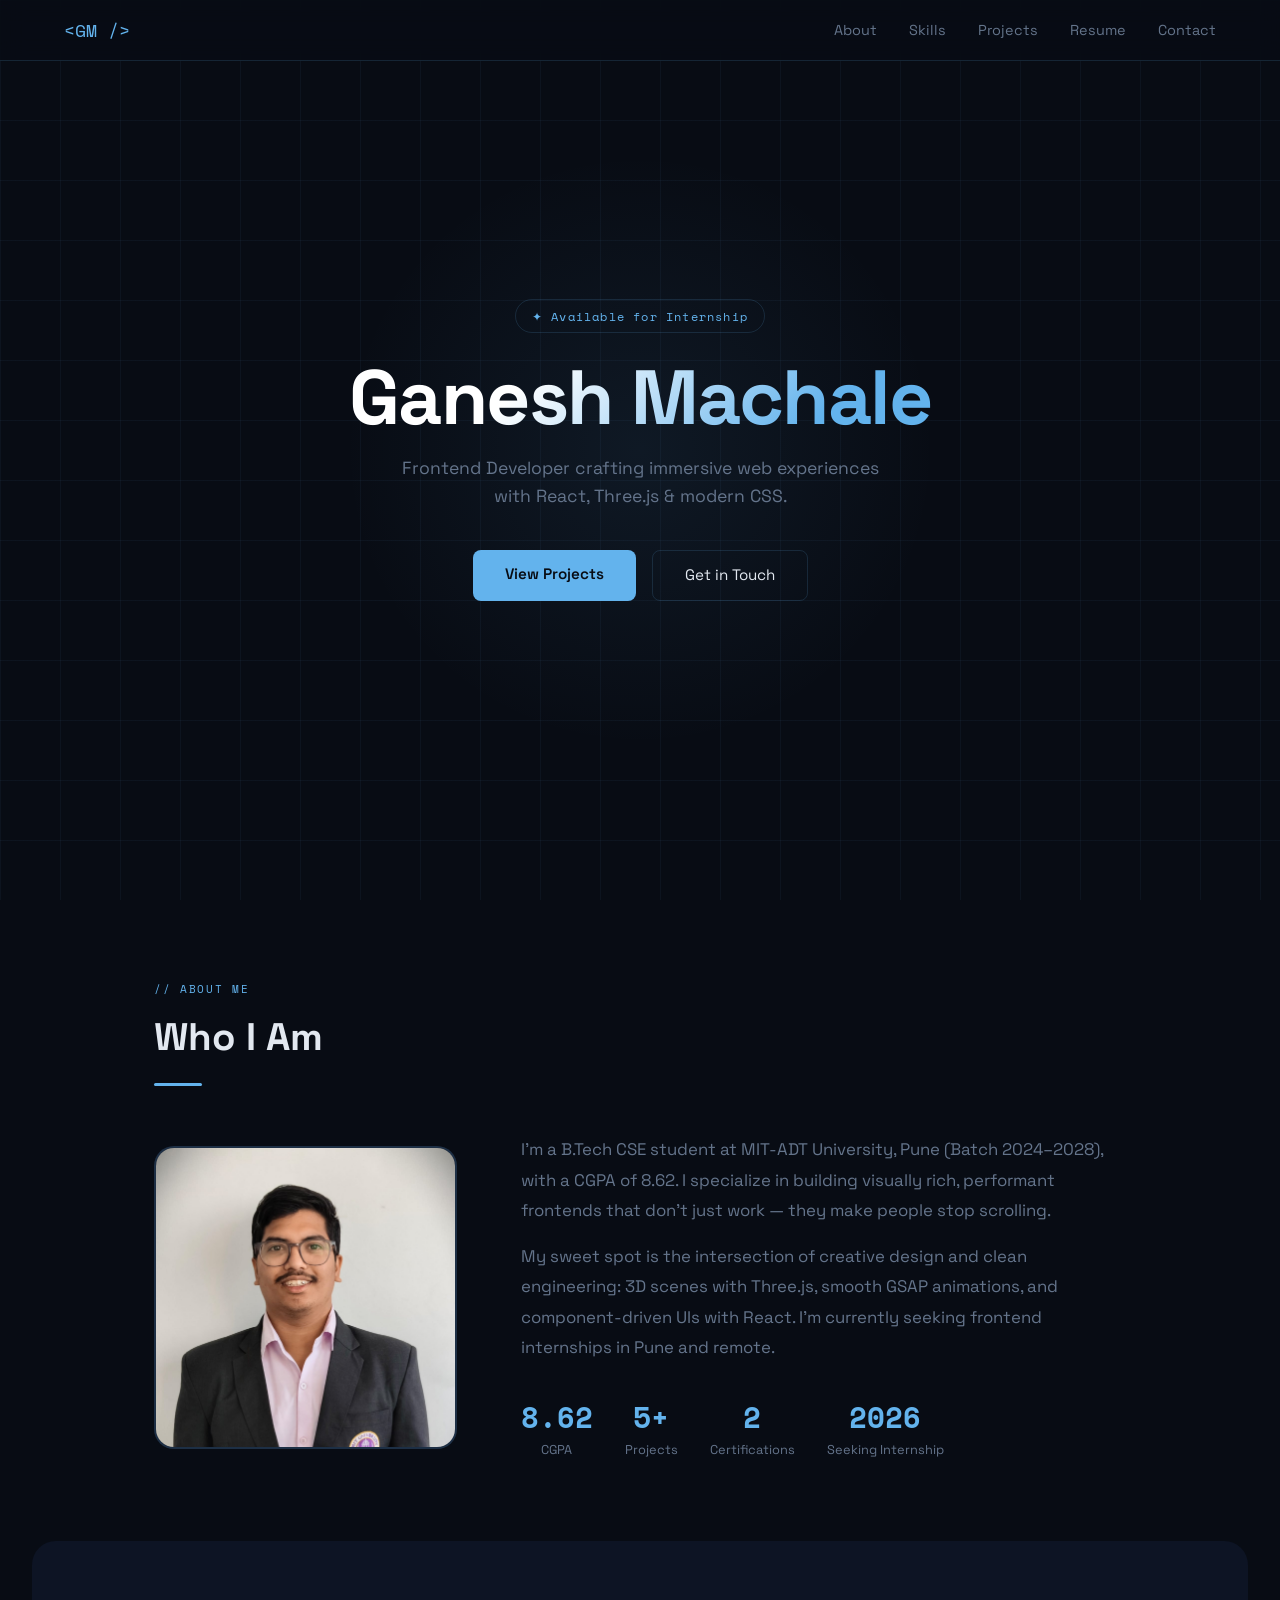
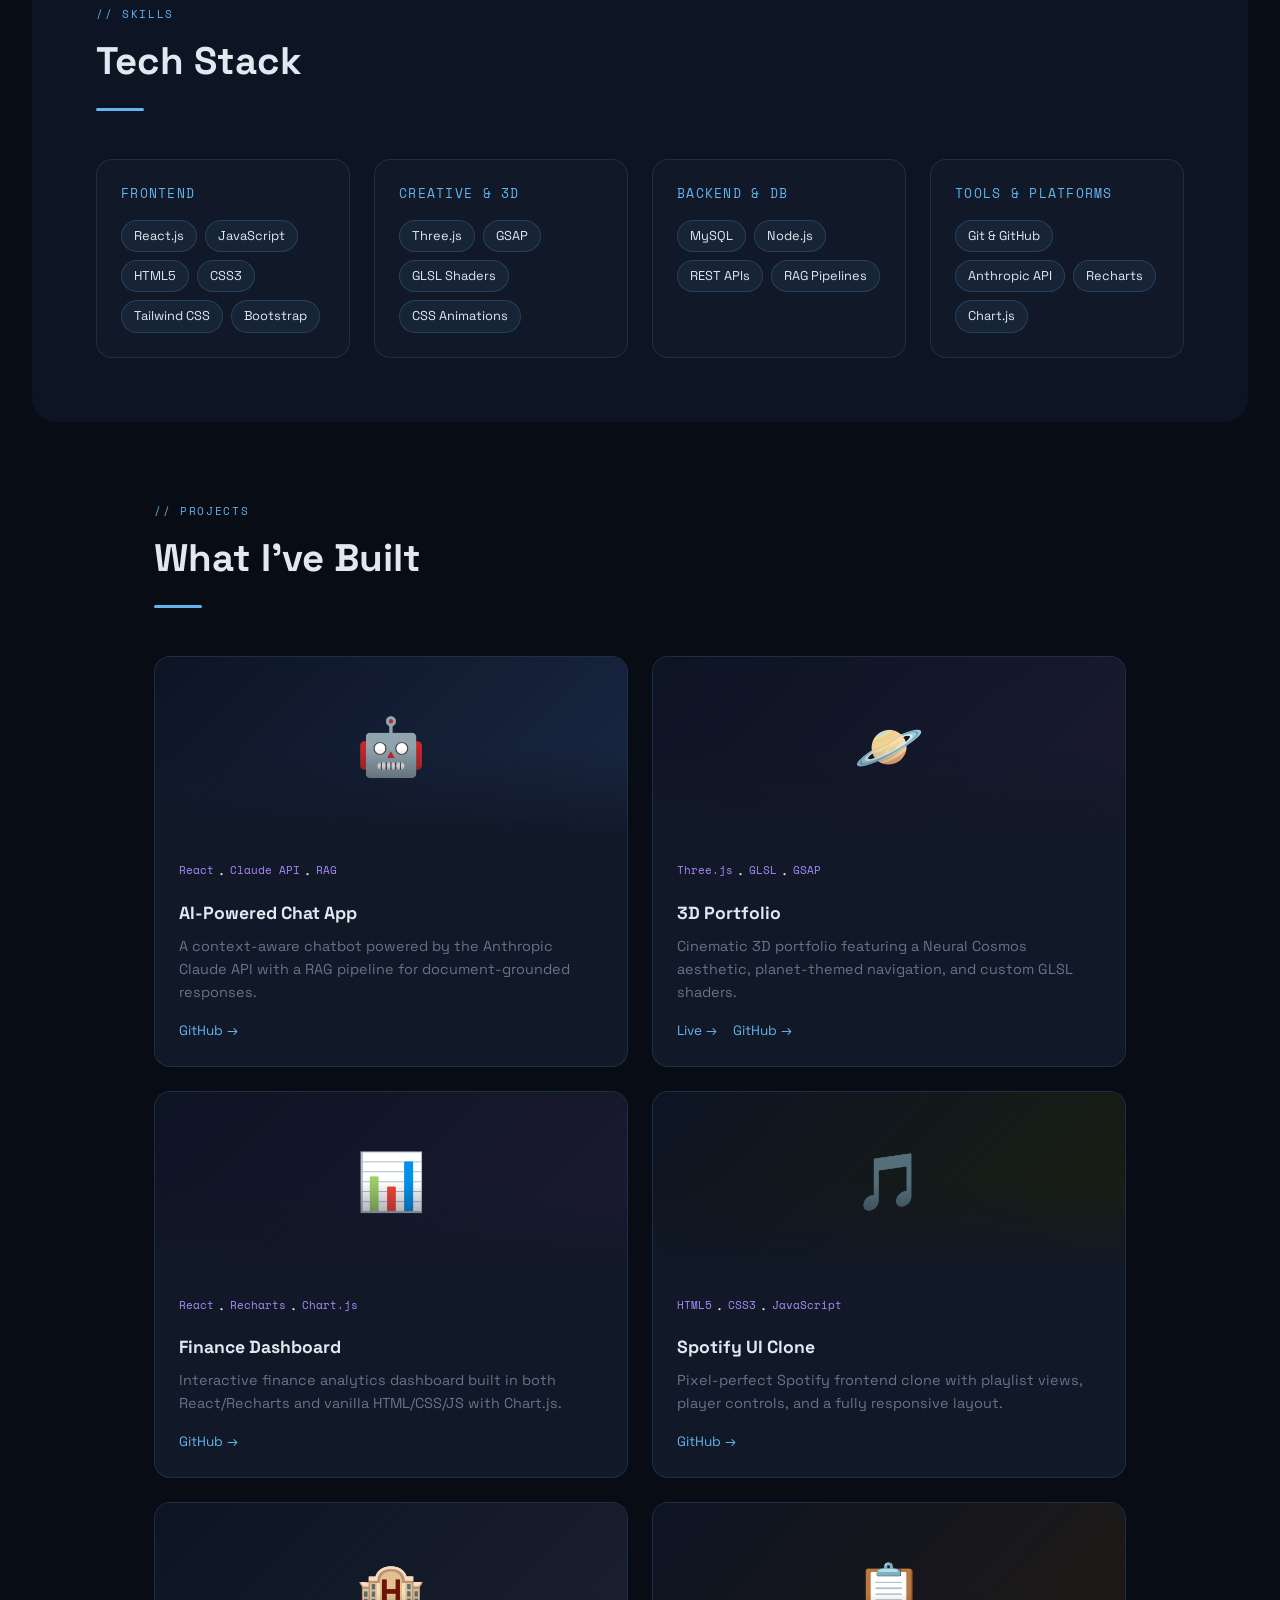
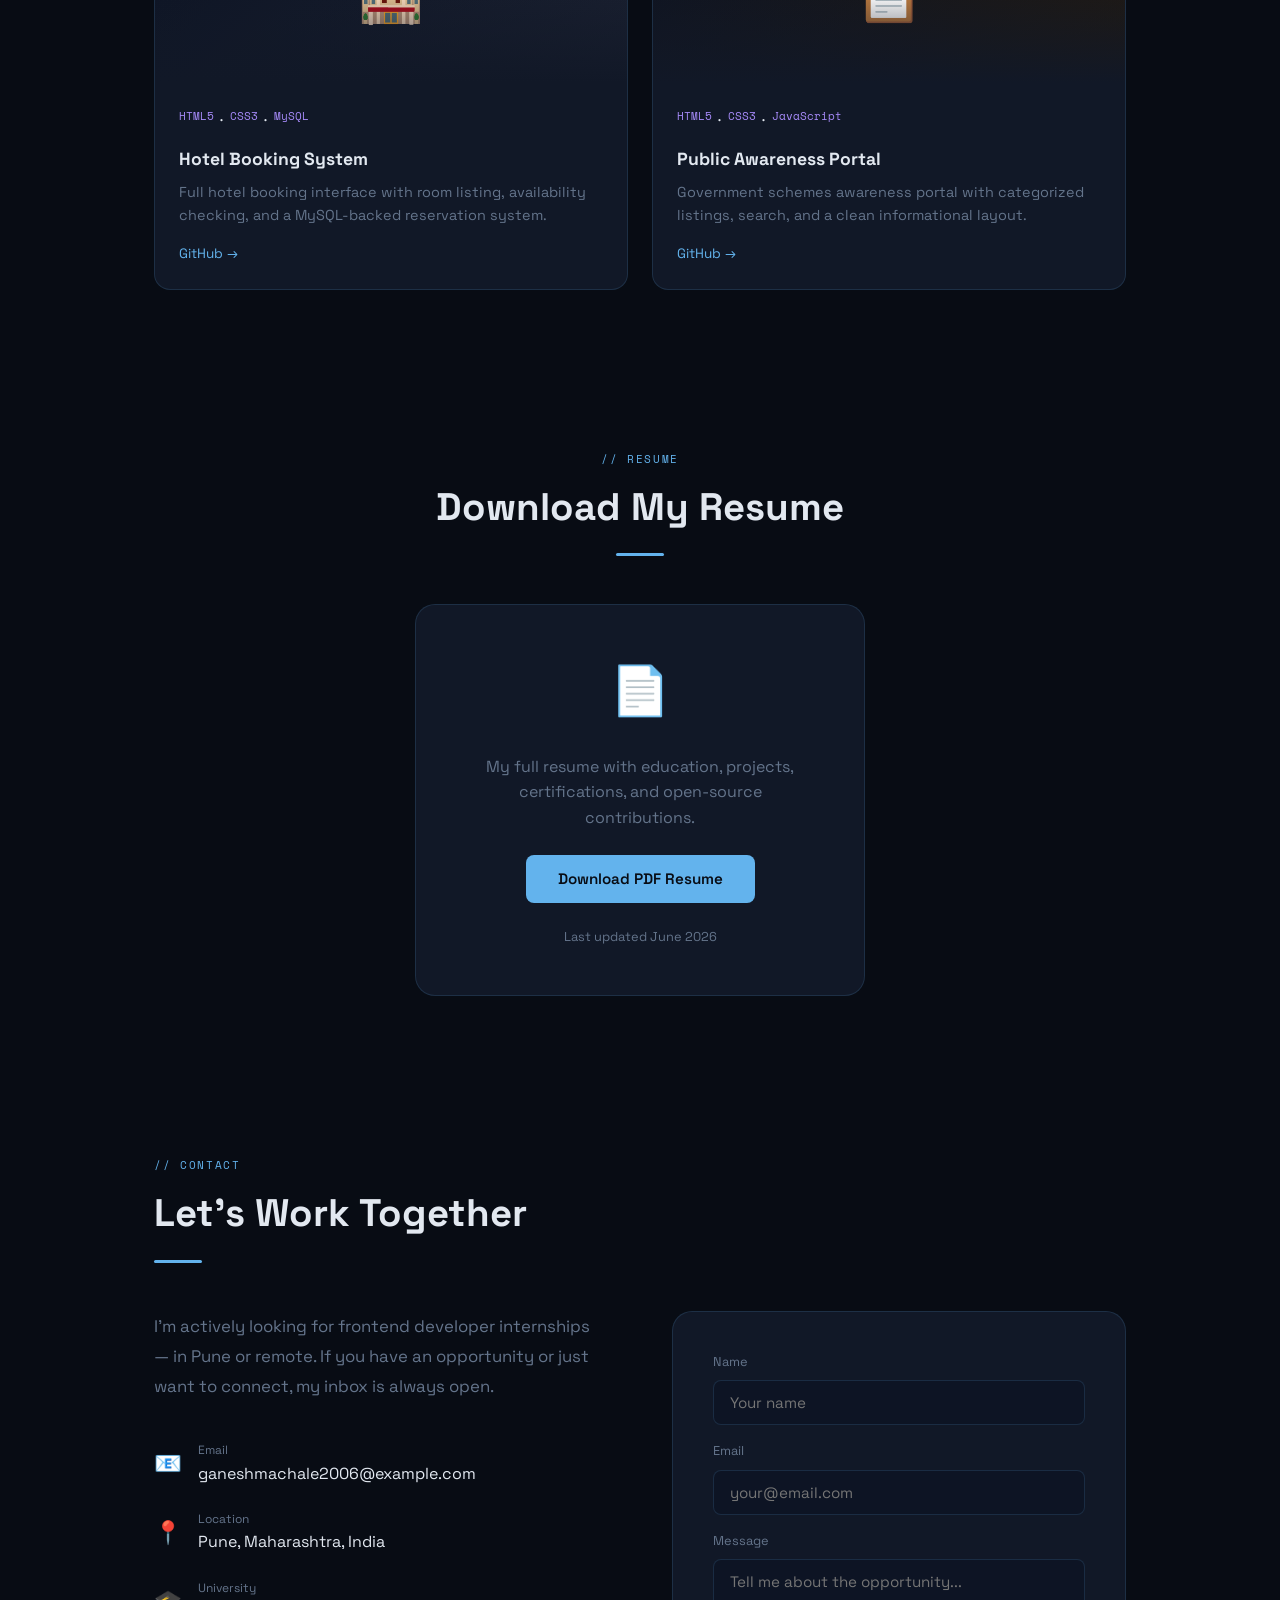
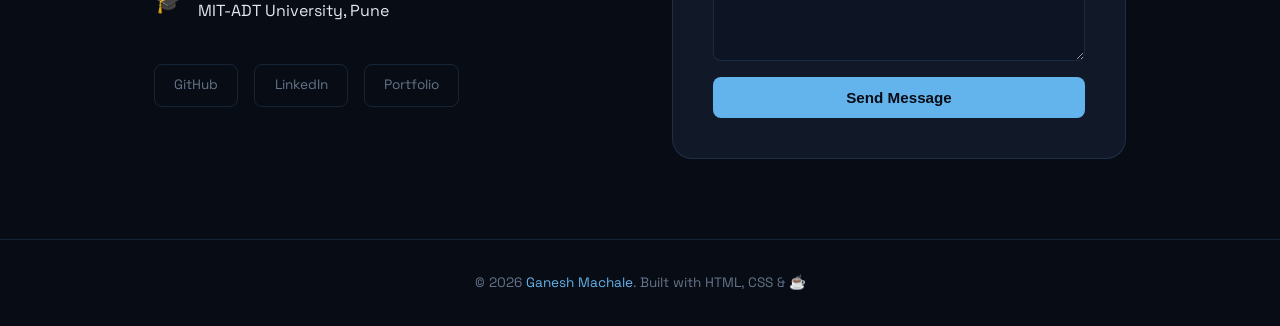
<file: Task1/index.html>
<!DOCTYPE html>
<html lang="en">
<head>
<meta charset="UTF-8">
<meta name="viewport" content="width=device-width, initial-scale=1.0">
<title>Ganesh Machale | Frontend Developer</title>
<link href="https://fonts.googleapis.com/css2?family=Space+Grotesk:wght@300;400;500;600;700&family=Space+Mono:wght@400;700&display=swap" rel="stylesheet">
<link rel="stylesheet" href="index.css">
</head>
<body>
 
<nav>
  <a href="#home" class="logo">&lt;GM /&gt;</a>
  <ul>
    <li><a href="#about">About</a></li>
    <li><a href="#skills">Skills</a></li>
    <li><a href="#projects">Projects</a></li>
    <li><a href="#resume">Resume</a></li>
    <li><a href="#contact">Contact</a></li>
  </ul>
</nav>
 
<!-- HERO -->
<section id="home" style="padding:0; max-width:none;">
  <div class="hero-grid"></div>
  <div class="hero-glow"></div>
  <div class="hero-content">
    <div class="hero-tag">✦ Available for Internship</div>
    <h1>Ganesh Machale</h1>
    <p class="hero-sub">Frontend Developer crafting immersive web experiences with React, Three.js & modern CSS.</p>
    <div class="hero-btns">
      <a href="#projects" class="btn-primary">View Projects</a>
      <a href="#contact" class="btn-outline">Get in Touch</a>
    </div>
  </div>
</section>
 
<!-- ABOUT -->
<section id="about">
  <p class="section-label">// About me</p>
  <h2>Who I Am</h2>
  <div class="divider"></div>
  <div class="about-grid">
    <div class="avatar-wrap">
      <img src="[data-uri]" alt="Ganesh Machale" style="width:100%;height:100%;object-fit:cover;object-position:center top;">
    </div>
    <div class="about-text">
      <p>I'm a B.Tech CSE student at MIT-ADT University, Pune (Batch 2024–2028), with a CGPA of 8.62. I specialize in building visually rich, performant frontends that don't just work — they make people stop scrolling.</p>
      <p>My sweet spot is the intersection of creative design and clean engineering: 3D scenes with Three.js, smooth GSAP animations, and component-driven UIs with React. I'm currently seeking frontend internships in Pune and remote.</p>
      <div class="stat-row">
        <div class="stat"><div class="stat-num">8.62</div><div class="stat-desc">CGPA</div></div>
        <div class="stat"><div class="stat-num">5+</div><div class="stat-desc">Projects</div></div>
        <div class="stat"><div class="stat-num">2</div><div class="stat-desc">Certifications</div></div>
        <div class="stat"><div class="stat-num">2026</div><div class="stat-desc">Seeking Internship</div></div>
      </div>
    </div>
  </div>
</section>
 
<!-- SKILLS -->
<section id="skills" style="margin-bottom:0;">
  <p class="section-label">// Skills</p>
  <h2>Tech Stack</h2>
  <div class="divider"></div>
  <div class="skills-categories">
    <div class="skill-category">
      <div class="skill-cat-title">Frontend</div>
      <div class="skill-tags">
        <span class="skill-tag">React.js</span>
        <span class="skill-tag">JavaScript</span>
        <span class="skill-tag">HTML5</span>
        <span class="skill-tag">CSS3</span>
        <span class="skill-tag">Tailwind CSS</span>
        <span class="skill-tag">Bootstrap</span>
      </div>
    </div>
    <div class="skill-category">
      <div class="skill-cat-title">Creative & 3D</div>
      <div class="skill-tags">
        <span class="skill-tag">Three.js</span>
        <span class="skill-tag">GSAP</span>
        <span class="skill-tag">GLSL Shaders</span>
        <span class="skill-tag">CSS Animations</span>
      </div>
    </div>
    <div class="skill-category">
      <div class="skill-cat-title">Backend & DB</div>
      <div class="skill-tags">
        <span class="skill-tag">MySQL</span>
        <span class="skill-tag">Node.js</span>
        <span class="skill-tag">REST APIs</span>
        <span class="skill-tag">RAG Pipelines</span>
      </div>
    </div>
    <div class="skill-category">
      <div class="skill-cat-title">Tools & Platforms</div>
      <div class="skill-tags">
        <span class="skill-tag">Git & GitHub</span>
        <span class="skill-tag">Anthropic API</span>
        <span class="skill-tag">Recharts</span>
        <span class="skill-tag">Chart.js</span>
      </div>
    </div>
  </div>
</section>
 
<!-- PROJECTS -->
<section id="projects">
  <p class="section-label">// Projects</p>
  <h2>What I've Built</h2>
  <div class="divider"></div>
  <div class="projects-grid">
    <div class="project-card">
      <div class="project-thumb" style="background: linear-gradient(135deg,#0d1424,#1a2744);">🤖</div>
      <div class="project-body">
        <div class="project-stack">
          <span class="stack-tag">React</span> · <span class="stack-tag">Claude API</span> · <span class="stack-tag">RAG</span>
        </div>
        <h3>AI-Powered Chat App</h3>
        <p>A context-aware chatbot powered by the Anthropic Claude API with a RAG pipeline for document-grounded responses.</p>
        <div class="project-links">
          <a href="https://github.com/Ganesh-Machale" class="proj-link">GitHub →</a>
        </div>
      </div>
    </div>
    <div class="project-card">
      <div class="project-thumb" style="background: linear-gradient(135deg,#0d1424,#1a1a2e);">🪐</div>
      <div class="project-body">
        <div class="project-stack">
          <span class="stack-tag">Three.js</span> · <span class="stack-tag">GLSL</span> · <span class="stack-tag">GSAP</span>
        </div>
        <h3>3D Portfolio</h3>
        <p>Cinematic 3D portfolio featuring a Neural Cosmos aesthetic, planet-themed navigation, and custom GLSL shaders.</p>
        <div class="project-links">
          <a href="https://ganesh-machale.github.io/portfolio/" class="proj-link">Live →</a>
          <a href="https://github.com/Ganesh-Machale" class="proj-link">GitHub →</a>
        </div>
      </div>
    </div>
    <div class="project-card">
      <div class="project-thumb" style="background: linear-gradient(135deg,#0d1424,#1c1a30);">📊</div>
      <div class="project-body">
        <div class="project-stack">
          <span class="stack-tag">React</span> · <span class="stack-tag">Recharts</span> · <span class="stack-tag">Chart.js</span>
        </div>
        <h3>Finance Dashboard</h3>
        <p>Interactive finance analytics dashboard built in both React/Recharts and vanilla HTML/CSS/JS with Chart.js.</p>
        <div class="project-links">
          <a href="https://github.com/Ganesh-Machale" class="proj-link">GitHub →</a>
        </div>
      </div>
    </div>
    <div class="project-card">
      <div class="project-thumb" style="background: linear-gradient(135deg,#0d1424,#1a1f10);">🎵</div>
      <div class="project-body">
        <div class="project-stack">
          <span class="stack-tag">HTML5</span> · <span class="stack-tag">CSS3</span> · <span class="stack-tag">JavaScript</span>
        </div>
        <h3>Spotify UI Clone</h3>
        <p>Pixel-perfect Spotify frontend clone with playlist views, player controls, and a fully responsive layout.</p>
        <div class="project-links">
          <a href="https://github.com/Ganesh-Machale" class="proj-link">GitHub →</a>
        </div>
      </div>
    </div>
    <div class="project-card">
      <div class="project-thumb" style="background: linear-gradient(135deg,#0d1424,#1a2030);">🏨</div>
      <div class="project-body">
        <div class="project-stack">
          <span class="stack-tag">HTML5</span> · <span class="stack-tag">CSS3</span> · <span class="stack-tag">MySQL</span>
        </div>
        <h3>Hotel Booking System</h3>
        <p>Full hotel booking interface with room listing, availability checking, and a MySQL-backed reservation system.</p>
        <div class="project-links">
          <a href="https://github.com/Ganesh-Machale" class="proj-link">GitHub →</a>
        </div>
      </div>
    </div>
    <div class="project-card">
      <div class="project-thumb" style="background: linear-gradient(135deg,#0d1424,#201a14);">📋</div>
      <div class="project-body">
        <div class="project-stack">
          <span class="stack-tag">HTML5</span> · <span class="stack-tag">CSS3</span> · <span class="stack-tag">JavaScript</span>
        </div>
        <h3>Public Awareness Portal</h3>
        <p>Government schemes awareness portal with categorized listings, search, and a clean informational layout.</p>
        <div class="project-links">
          <a href="https://github.com/Ganesh-Machale" class="proj-link">GitHub →</a>
        </div>
      </div>
    </div>
  </div>
</section>
 
<!-- RESUME -->
<section id="resume">
  <p class="section-label">// Resume</p>
  <h2>Download My Resume</h2>
  <div class="divider" style="margin:0 auto 2rem;"></div>
  <div class="resume-box">
    <div class="resume-icon">📄</div>
    <p>My full resume with education, projects, certifications, and open-source contributions.</p>
    <a href="#" class="btn-primary" download>Download PDF Resume</a>
    <span style="color:var(--muted);font-size:.8rem;">Last updated June 2026</span>
  </div>
</section>
 
<!-- CONTACT -->
<section id="contact">
  <p class="section-label">// Contact</p>
  <h2>Let's Work Together</h2>
  <div class="divider"></div>
  <div class="contact-grid">
    <div class="contact-info">
      <p style="color:var(--muted);font-size:1.05rem;line-height:1.8;margin-bottom:1rem;">
        I'm actively looking for frontend developer internships — in Pune or remote. If you have an opportunity or just want to connect, my inbox is always open.
      </p>
      <div class="contact-item">
        <span class="contact-icon">📧</span>
        <div><div class="contact-label">Email</div><div class="contact-value">ganeshmachale2006@example.com</div></div>
      </div>
      <div class="contact-item">
        <span class="contact-icon">📍</span>
        <div><div class="contact-label">Location</div><div class="contact-value">Pune, Maharashtra, India</div></div>
      </div>
      <div class="contact-item">
        <span class="contact-icon">🎓</span>
        <div><div class="contact-label">University</div><div class="contact-value">MIT-ADT University, Pune</div></div>
      </div>
      <div class="social-links">
        <a href="https://github.com/Ganesh-Machale" class="social-btn">GitHub</a>
        <a href="https://www.linkedin.com" class="social-btn">LinkedIn</a>
        <a href="https://ganesh-machale.github.io/portfolio/" class="social-btn">Portfolio</a>
      </div>
    </div>
    <div style="background:var(--card);border:1px solid var(--border);border-radius:20px;padding:2.5rem;display:flex;flex-direction:column;gap:1rem;">
      <div style="display:flex;flex-direction:column;gap:.5rem;">
        <label style="font-size:.8rem;color:var(--muted);">Name</label>
        <input type="text" placeholder="Your name" style="background:var(--surface);border:1px solid var(--border);color:var(--text);padding:.75rem 1rem;border-radius:8px;font-family:inherit;font-size:.95rem;outline:none;">
      </div>
      <div style="display:flex;flex-direction:column;gap:.5rem;">
        <label style="font-size:.8rem;color:var(--muted);">Email</label>
        <input type="email" placeholder="your@email.com" style="background:var(--surface);border:1px solid var(--border);color:var(--text);padding:.75rem 1rem;border-radius:8px;font-family:inherit;font-size:.95rem;outline:none;">
      </div>
      <div style="display:flex;flex-direction:column;gap:.5rem;">
        <label style="font-size:.8rem;color:var(--muted);">Message</label>
        <textarea rows="4" placeholder="Tell me about the opportunity..." style="background:var(--surface);border:1px solid var(--border);color:var(--text);padding:.75rem 1rem;border-radius:8px;font-family:inherit;font-size:.95rem;outline:none;resize:vertical;"></textarea>
      </div>
      <button class="btn-primary" style="border:none;cursor:pointer;text-align:center;">Send Message</button>
    </div>
  </div>
</section>
 
<footer>
  <p>© 2026 <span>Ganesh Machale</span>. Built with HTML, CSS & ☕</p>
</footer>
 
</body>
</html>
</file>
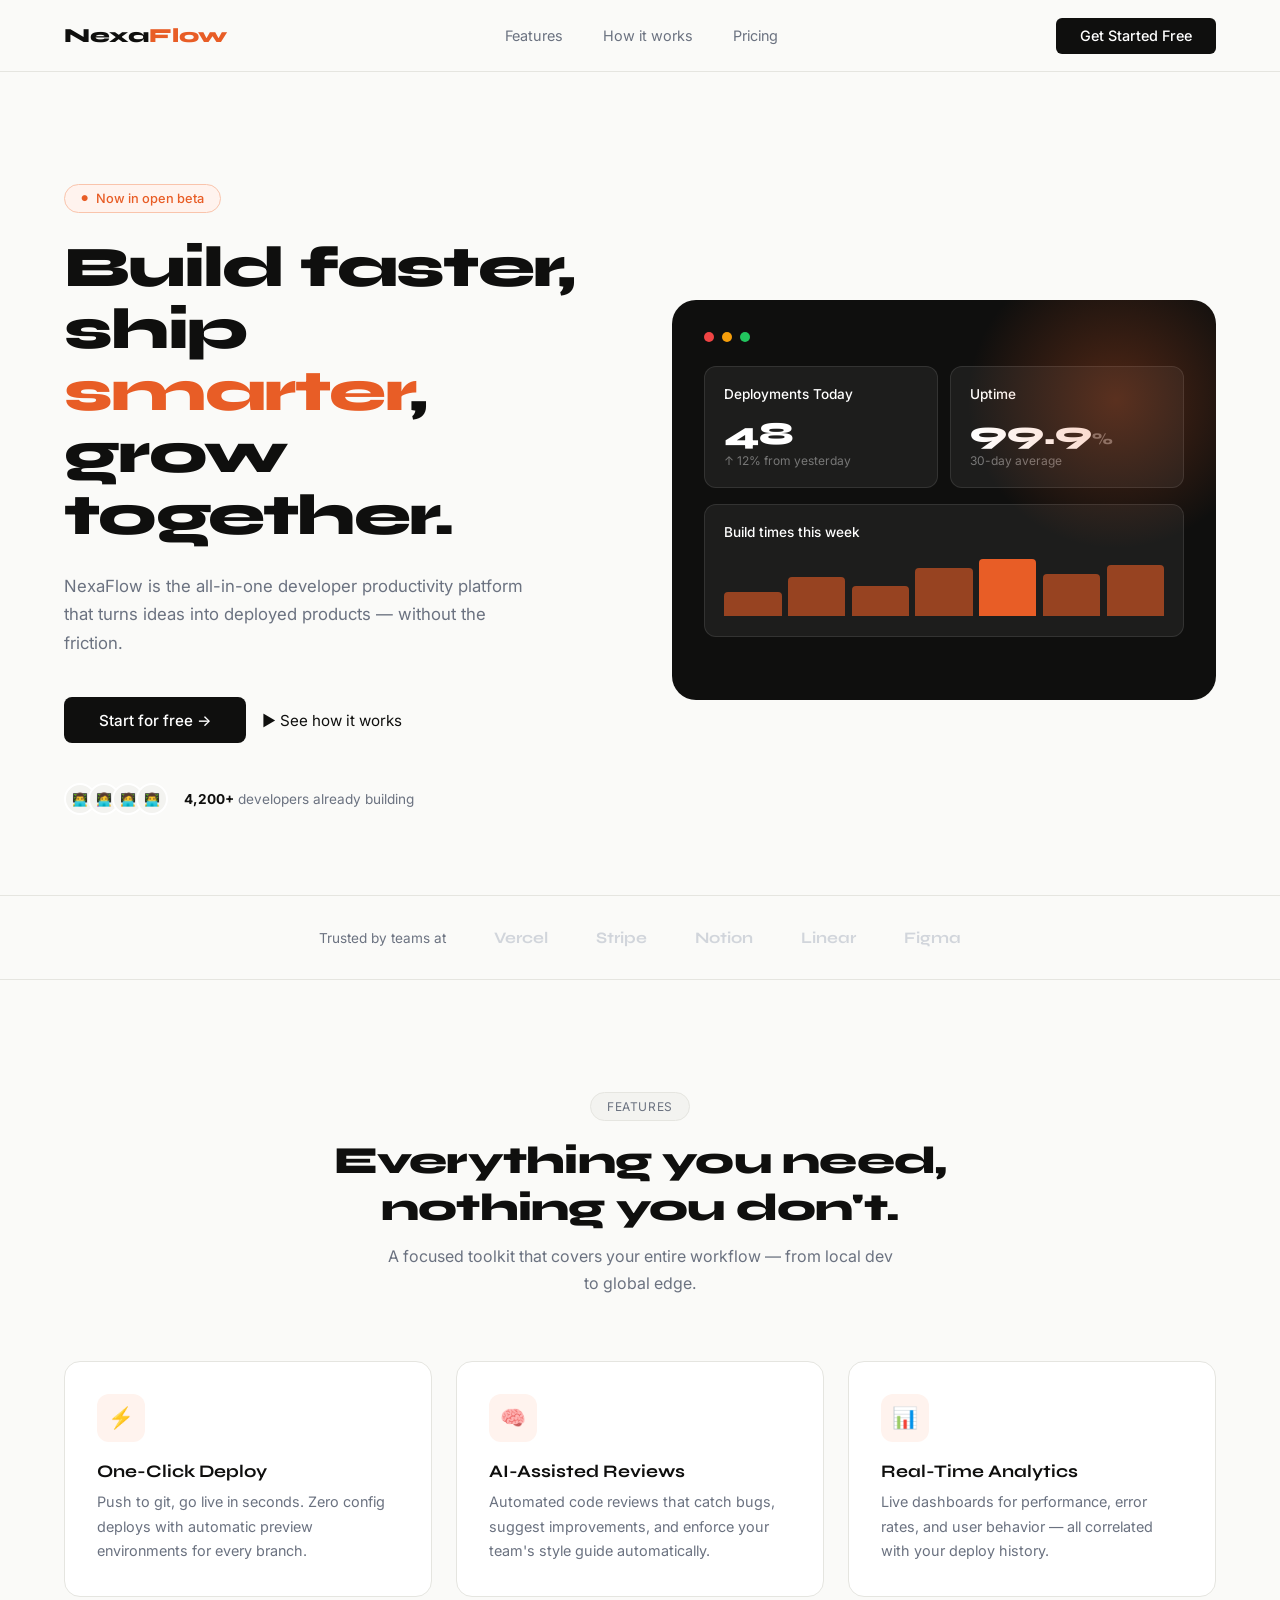
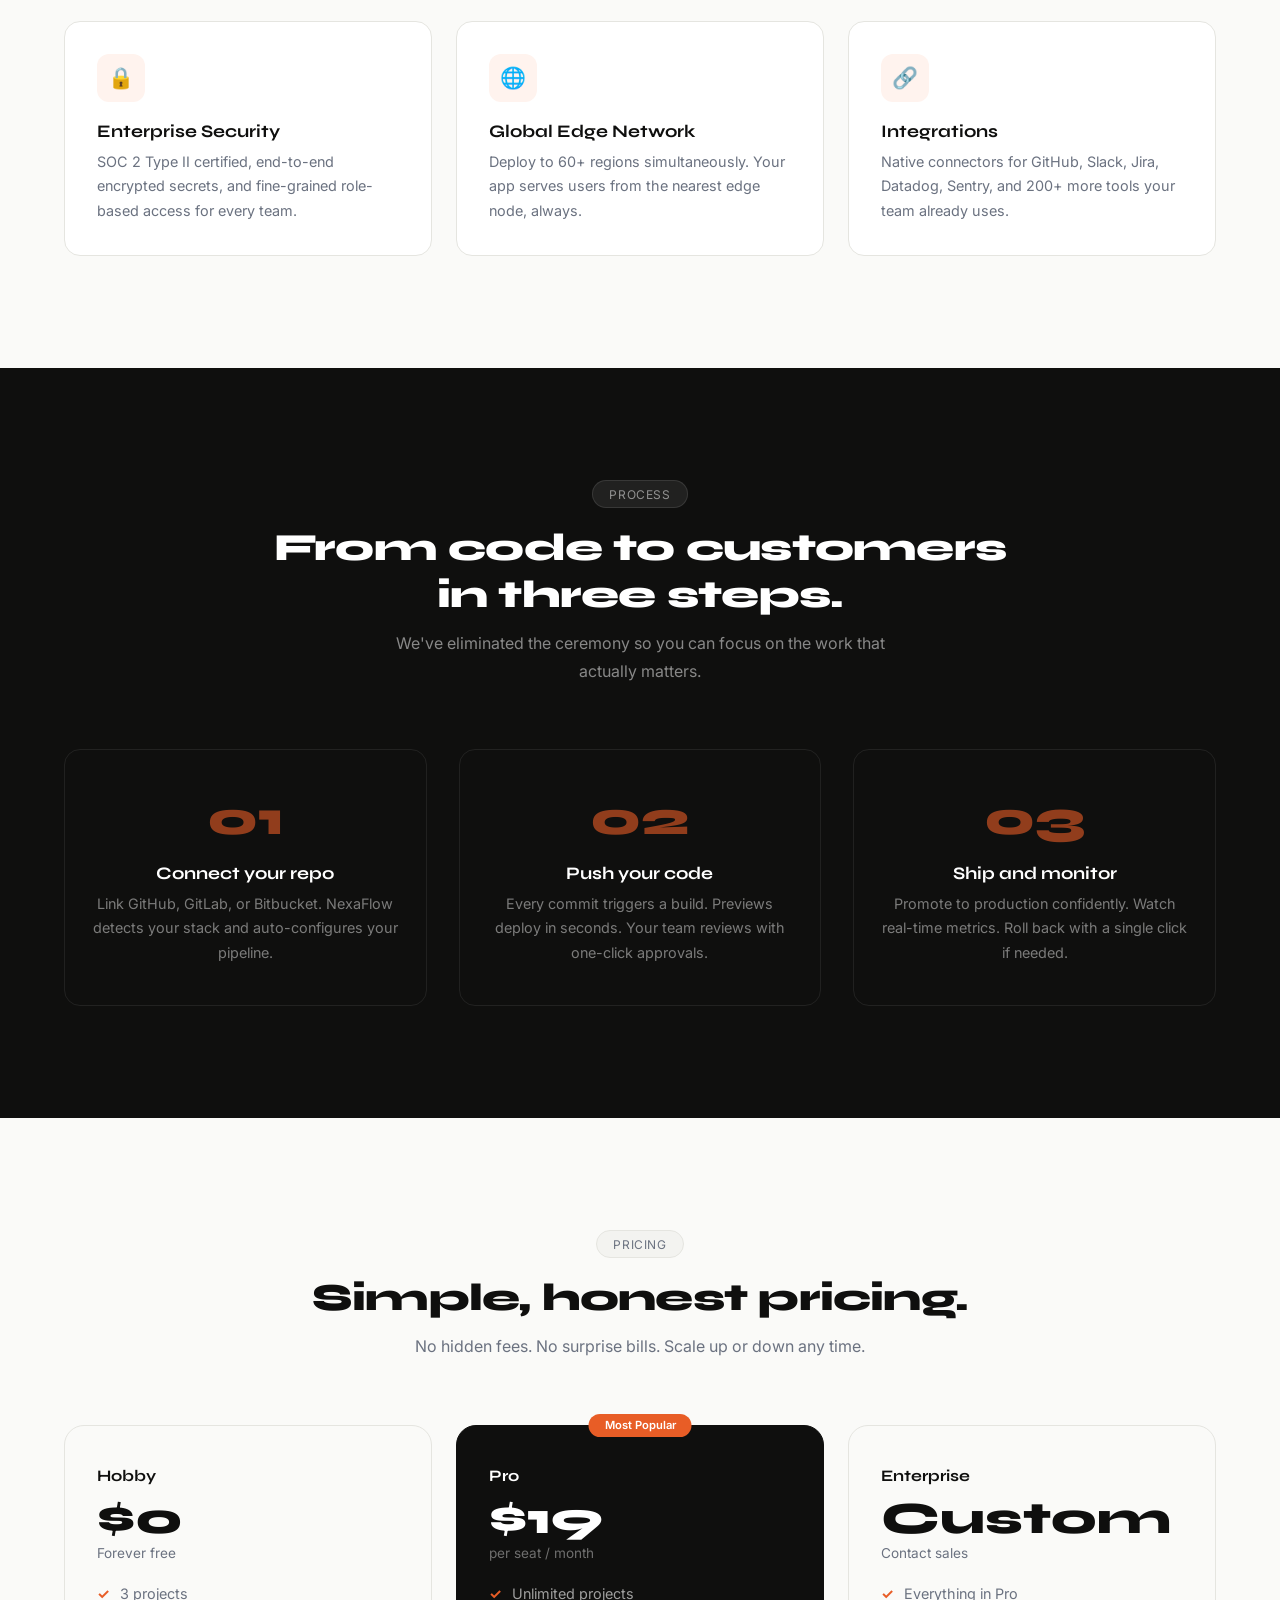
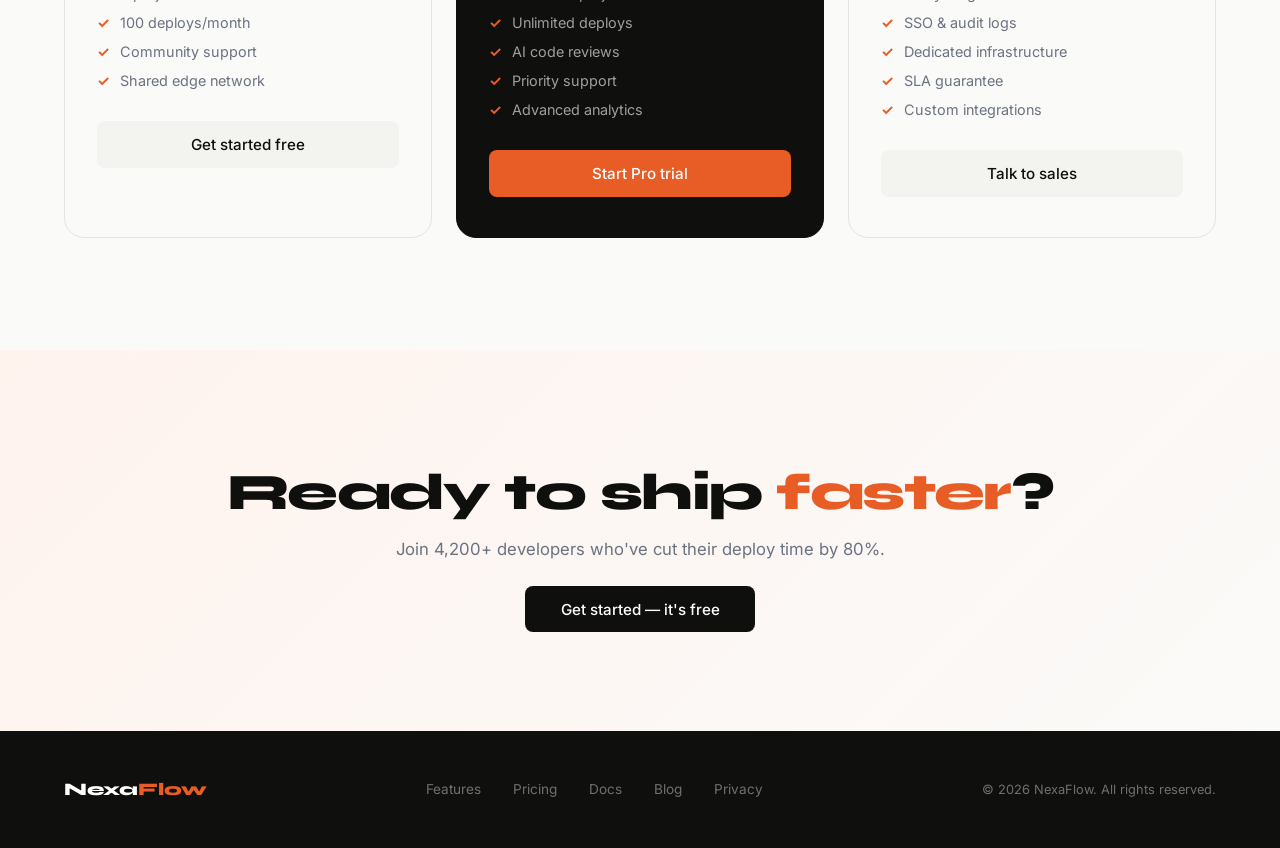
<file: Task2/index.html>
<!DOCTYPE html>
<html lang="en">
<head>
<meta charset="UTF-8">
<meta name="viewport" content="width=device-width, initial-scale=1.0">
<title>NexaFlow — Build faster, ship smarter</title>
<link href="https://fonts.googleapis.com/css2?family=Syne:wght@400;600;700;800&family=Inter:wght@300;400;500&display=swap" rel="stylesheet">
<link rel="Stylesheet" href="index.css">
</head>
<body>
 
<header>
  <a href="#" class="brand">Nexa<span>Flow</span></a>
  <nav>
    <a href="#features">Features</a>
    <a href="#how">How it works</a>
    <a href="#pricing">Pricing</a>
  </nav>
  <a href="#pricing" class="nav-cta">Get Started Free</a>
</header>
 
<!-- HERO -->
<div class="hero">
  <div>
    <div class="eyebrow">Now in open beta</div>
    <h1>Build faster,<br>ship <em>smarter</em>,<br>grow together.</h1>
    <p class="hero-sub">NexaFlow is the all-in-one developer productivity platform that turns ideas into deployed products — without the friction.</p>
    <div class="hero-actions">
      <a href="#pricing" class="btn-fill">Start for free →</a>
      <a href="#how" class="btn-ghost">▶ See how it works</a>
    </div>
    <div class="social-proof">
      <div class="avatar-stack">
        <span>👨‍💻</span><span>👩‍💻</span><span>🧑‍💻</span><span>👨‍💻</span>
      </div>
      <p class="proof-text"><strong>4,200+</strong> developers already building</p>
    </div>
  </div>
  <div class="hero-visual">
    <div class="mock-bar">
      <div class="mock-dot" style="background:#ef4444;"></div>
      <div class="mock-dot" style="background:#f59e0b;"></div>
      <div class="mock-dot" style="background:#22c55e;"></div>
    </div>
    <div class="mock-grid">
      <div class="mock-card">
        <div class="mock-card-title">Deployments Today</div>
        <div class="mock-metric">48</div>
        <div class="mock-label">↑ 12% from yesterday</div>
      </div>
      <div class="mock-card">
        <div class="mock-card-title">Uptime</div>
        <div class="mock-metric">99.9<span style="font-size:1rem;color:rgba(255,255,255,.4)">%</span></div>
        <div class="mock-label">30-day average</div>
      </div>
    </div>
    <div class="mock-card">
      <div class="mock-card-title">Build times this week</div>
      <div class="mock-bar-chart">
        <div class="mock-bar-item" style="height:40%;"></div>
        <div class="mock-bar-item" style="height:65%;"></div>
        <div class="mock-bar-item" style="height:50%;"></div>
        <div class="mock-bar-item" style="height:80%;"></div>
        <div class="mock-bar-item hi" style="height:95%;"></div>
        <div class="mock-bar-item" style="height:70%;"></div>
        <div class="mock-bar-item" style="height:85%;"></div>
      </div>
    </div>
  </div>
</div>
 
<!-- LOGO STRIP -->
<div class="logos-strip">
  <p>Trusted by teams at</p>
  <div class="logo-item">Vercel</div>
  <div class="logo-item">Stripe</div>
  <div class="logo-item">Notion</div>
  <div class="logo-item">Linear</div>
  <div class="logo-item">Figma</div>
</div>
 
<!-- FEATURES -->
<section class="features" id="features">
  <div class="section-header">
    <div class="tag">Features</div>
    <h2>Everything you need,<br>nothing you don't.</h2>
    <p>A focused toolkit that covers your entire workflow — from local dev to global edge.</p>
  </div>
  <div class="features-grid">
    <div class="feature-card">
      <div class="feature-icon">⚡</div>
      <h3>One-Click Deploy</h3>
      <p>Push to git, go live in seconds. Zero config deploys with automatic preview environments for every branch.</p>
    </div>
    <div class="feature-card">
      <div class="feature-icon">🧠</div>
      <h3>AI-Assisted Reviews</h3>
      <p>Automated code reviews that catch bugs, suggest improvements, and enforce your team's style guide automatically.</p>
    </div>
    <div class="feature-card">
      <div class="feature-icon">📊</div>
      <h3>Real-Time Analytics</h3>
      <p>Live dashboards for performance, error rates, and user behavior — all correlated with your deploy history.</p>
    </div>
    <div class="feature-card">
      <div class="feature-icon">🔒</div>
      <h3>Enterprise Security</h3>
      <p>SOC 2 Type II certified, end-to-end encrypted secrets, and fine-grained role-based access for every team.</p>
    </div>
    <div class="feature-card">
      <div class="feature-icon">🌐</div>
      <h3>Global Edge Network</h3>
      <p>Deploy to 60+ regions simultaneously. Your app serves users from the nearest edge node, always.</p>
    </div>
    <div class="feature-card">
      <div class="feature-icon">🔗</div>
      <h3>Integrations</h3>
      <p>Native connectors for GitHub, Slack, Jira, Datadog, Sentry, and 200+ more tools your team already uses.</p>
    </div>
  </div>
</section>
 
<!-- HOW IT WORKS -->
<section class="how" id="how">
  <div class="how-inner">
    <div class="section-header">
      <div class="tag">Process</div>
      <h2>From code to customers<br>in three steps.</h2>
      <p>We've eliminated the ceremony so you can focus on the work that actually matters.</p>
    </div>
    <div class="steps">
      <div class="step">
        <div class="step-num">01</div>
        <h3>Connect your repo</h3>
        <p>Link GitHub, GitLab, or Bitbucket. NexaFlow detects your stack and auto-configures your pipeline.</p>
      </div>
      <div class="step">
        <div class="step-num">02</div>
        <h3>Push your code</h3>
        <p>Every commit triggers a build. Previews deploy in seconds. Your team reviews with one-click approvals.</p>
      </div>
      <div class="step">
        <div class="step-num">03</div>
        <h3>Ship and monitor</h3>
        <p>Promote to production confidently. Watch real-time metrics. Roll back with a single click if needed.</p>
      </div>
    </div>
  </div>
</section>
 
<!-- PRICING -->
<section class="pricing" id="pricing">
  <div class="section-header">
    <div class="tag">Pricing</div>
    <h2>Simple, honest pricing.</h2>
    <p>No hidden fees. No surprise bills. Scale up or down any time.</p>
  </div>
  <div class="pricing-grid">
    <div class="plan">
      <div class="plan-name">Hobby</div>
      <div class="plan-price">$0</div>
      <div class="plan-period">Forever free</div>
      <ul class="plan-features">
        <li>3 projects</li>
        <li>100 deploys/month</li>
        <li>Community support</li>
        <li>Shared edge network</li>
      </ul>
      <a href="#" class="plan-btn">Get started free</a>
    </div>
    <div class="plan featured">
      <div class="plan-name">Pro</div>
      <div class="plan-price">$19</div>
      <div class="plan-period">per seat / month</div>
      <ul class="plan-features">
        <li>Unlimited projects</li>
        <li>Unlimited deploys</li>
        <li>AI code reviews</li>
        <li>Priority support</li>
        <li>Advanced analytics</li>
      </ul>
      <a href="#" class="plan-btn">Start Pro trial</a>
    </div>
    <div class="plan">
      <div class="plan-name">Enterprise</div>
      <div class="plan-price">Custom</div>
      <div class="plan-period">Contact sales</div>
      <ul class="plan-features">
        <li>Everything in Pro</li>
        <li>SSO & audit logs</li>
        <li>Dedicated infrastructure</li>
        <li>SLA guarantee</li>
        <li>Custom integrations</li>
      </ul>
      <a href="#" class="plan-btn">Talk to sales</a>
    </div>
  </div>
</section>
 
<!-- CTA -->
<section class="cta-section">
  <h2>Ready to ship <em style="font-style:normal;color:var(--accent);">faster</em>?</h2>
  <p>Join 4,200+ developers who've cut their deploy time by 80%.</p>
  <a href="#" class="btn-fill">Get started — it's free</a>
</section>
 
<footer>
  <div class="logo-f">Nexa<span>Flow</span></div>
  <nav>
    <a href="#">Features</a>
    <a href="#">Pricing</a>
    <a href="#">Docs</a>
    <a href="#">Blog</a>
    <a href="#">Privacy</a>
  </nav>
  <p style="font-size:.8rem;">© 2026 NexaFlow. All rights reserved.</p>
</footer>
 
</body>
</html>
</file>
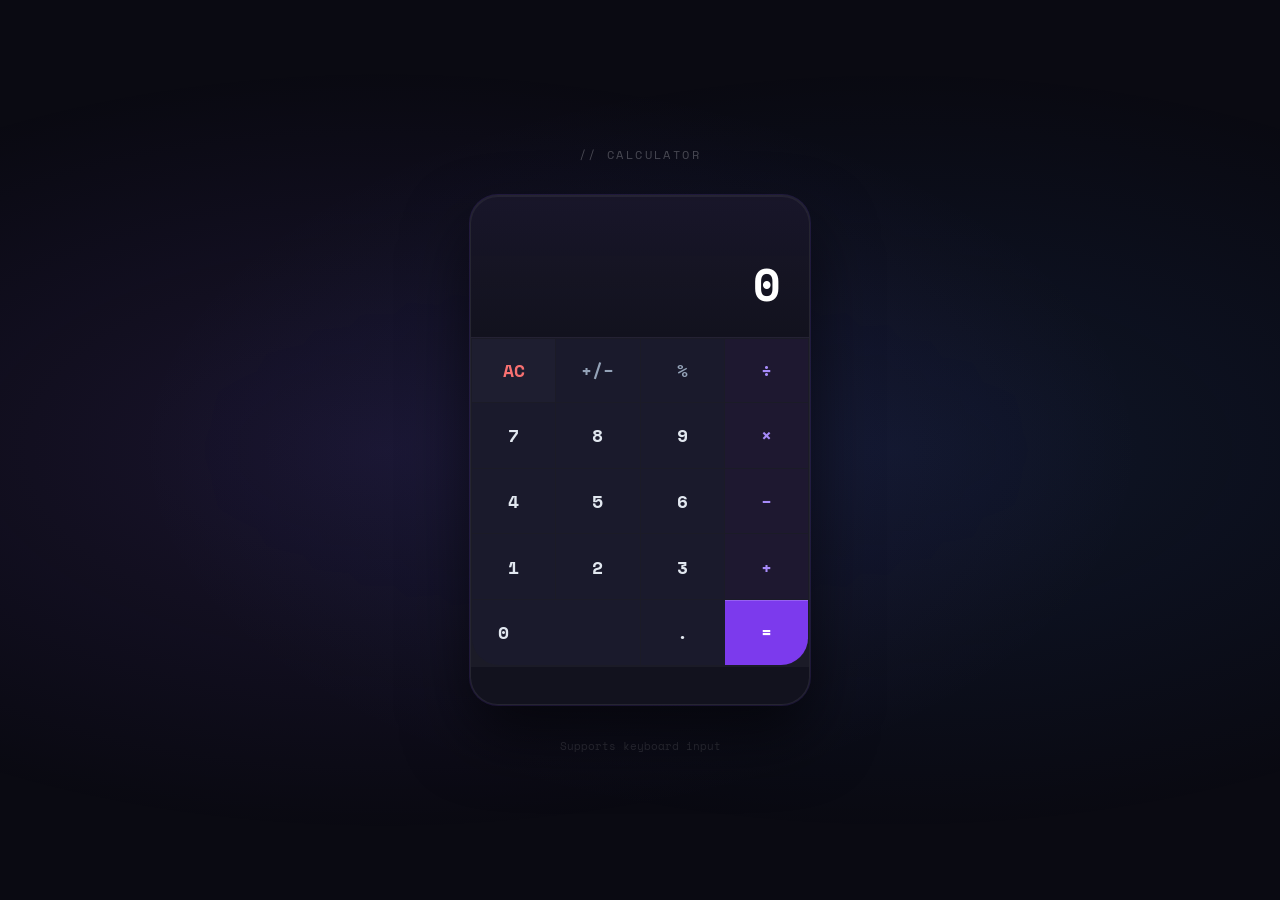
<file: Task3/index.html>
<!DOCTYPE html>
<html lang="en">
<head>
<meta charset="UTF-8">
<meta name="viewport" content="width=device-width, initial-scale=1.0">
<title>Calculator</title>
<link href="https://fonts.googleapis.com/css2?family=Space+Mono:wght@400;700&family=Inter:wght@400;500&display=swap" rel="stylesheet">
<link rel="Stylesheet" href="index.css">
</head>
<body>
<p class="page-title">// Calculator</p>
<div class="calculator">
  <div class="display">
    <div class="expression" id="expression"></div>
    <div class="result" id="result">0</div>
  </div>

  <div class="btn-grid">
                                           <!-- Row 1 -->
    <button class="clear" onclick="clearAll()">AC</button>
    <button class="util"  onclick="toggleSign()">+/−</button>
    <button class="util"  onclick="percent()">%</button>
    <button class="op"    onclick="inputOp('÷')">÷</button>
                                             <!-- Row 2 -->
    <button class="num" onclick="inputNum('7')">7</button>
    <button class="num" onclick="inputNum('8')">8</button>
    <button class="num" onclick="inputNum('9')">9</button>
    <button class="op"  onclick="inputOp('×')">×</button>
                                           <!-- Row 3 -->
    <button class="num" onclick="inputNum('4')">4</button>
    <button class="num" onclick="inputNum('5')">5</button>
    <button class="num" onclick="inputNum('6')">6</button>
    <button class="op"  onclick="inputOp('−')">−</button>
                                             <!-- Row 4 -->
    <button class="num" onclick="inputNum('1')">1</button>
    <button class="num" onclick="inputNum('2')">2</button>
    <button class="num" onclick="inputNum('3')">3</button>
    <button class="op"  onclick="inputOp('+')">+</button>
                                              <!-- Row 5 -->
    <button class="num zero" onclick="inputNum('0')">0</button>
    <button class="num" onclick="inputDecimal()">.</button>
    <button class="eq"  onclick="calculate()">=</button>
  </div>

  <div class="history">
    <span id="history-label"></span>
    <span id="history-val"></span>
  </div>
</div>

<p class="keyboard-hint">Supports keyboard input</p>

<script src="index.js"></script>

</body>
</html>
</file>
<file: Task1/index.css>
*, *::before, *::after { box-sizing: border-box; margin: 0; padding: 0; }
 
  :root {
    --bg: #080c14;
    --surface: #0d1424;
    --card: #111827;
    --border: rgba(99,179,237,0.15);
    --accent: #63b3ed;
    --accent2: #a78bfa;
    --text: #e2e8f0;
    --muted: #64748b;
    --glow: rgba(99,179,237,0.2);
  }
 
  html { scroll-behavior: smooth; }
 
  body {
    font-family: 'Space Grotesk', sans-serif;
    background: var(--bg);
    color: var(--text);
    line-height: 1.6;
    overflow-x: hidden;
  }
 
  /* ── NAV ── */
  nav {
    position: fixed; top: 0; width: 100%; z-index: 100;
    display: flex; justify-content: space-between; align-items: center;
    padding: 1rem 4rem;
    background: rgba(8,12,20,0.85);
    backdrop-filter: blur(12px);
    border-bottom: 1px solid var(--border);
  }
  .logo {
    font-family: 'Space Mono', monospace;
    font-size: 1.1rem; color: var(--accent);
    text-decoration: none;
  }
  nav ul { list-style: none; display: flex; gap: 2rem; }
  nav ul a { color: var(--muted); text-decoration: none; font-size: 0.9rem; transition: color .2s; }
  nav ul a:hover { color: var(--accent); }
 
  /* ── HERO ── */
  #home {
    min-height: 100vh;
    display: flex; align-items: center; justify-content: center;
    position: relative; overflow: hidden;
    padding-top: 5rem;
  }
  .hero-grid {
    position: absolute; inset: 0;
    background-image:
      linear-gradient(rgba(99,179,237,0.05) 1px, transparent 1px),
      linear-gradient(90deg, rgba(99,179,237,0.05) 1px, transparent 1px);
    background-size: 60px 60px;
  }
  .hero-glow {
    position: absolute; width: 600px; height: 600px; border-radius: 50%;
    background: radial-gradient(circle, rgba(99,179,237,0.08) 0%, transparent 70%);
    top: 50%; left: 50%; transform: translate(-50%, -50%);
    pointer-events: none;
  }
  .hero-content { text-align: center; position: relative; z-index: 1; max-width: 700px; padding: 2rem; }
  .hero-tag {
    display: inline-block;
    font-family: 'Space Mono', monospace; font-size: 0.75rem;
    color: var(--accent); border: 1px solid var(--border);
    padding: .4rem 1rem; border-radius: 99px; margin-bottom: 1.5rem;
    letter-spacing: 0.1em;
  }
  h1 {
    font-size: clamp(2.8rem, 6vw, 5rem);
    font-weight: 700; line-height: 1.05;
    letter-spacing: -0.02em;
    background: linear-gradient(135deg, #fff 30%, var(--accent) 80%);
    -webkit-background-clip: text; -webkit-text-fill-color: transparent;
    margin-bottom: 1rem;
  }
  .hero-sub {
    font-size: 1.1rem; color: var(--muted); max-width: 480px; margin: 0 auto 2.5rem;
  }
  .hero-btns { display: flex; gap: 1rem; justify-content: center; flex-wrap: wrap; }
  .btn-primary {
    background: var(--accent); color: var(--bg);
    padding: .75rem 2rem; border-radius: 8px;
    text-decoration: none; font-weight: 600; font-size: .95rem;
    transition: transform .2s, box-shadow .2s;
  }
  .btn-primary:hover { transform: translateY(-2px); box-shadow: 0 8px 24px var(--glow); }
  .btn-outline {
    border: 1px solid var(--border); color: var(--text);
    padding: .75rem 2rem; border-radius: 8px;
    text-decoration: none; font-size: .95rem;
    transition: border-color .2s, color .2s;
  }
  .btn-outline:hover { border-color: var(--accent); color: var(--accent); }
 
  /* ── SECTIONS ── */
  section { padding: 5rem 4rem; max-width: 1100px; margin: 0 auto; }
  .section-label {
    font-family: 'Space Mono', monospace; font-size: 0.7rem;
    color: var(--accent); letter-spacing: 0.15em; text-transform: uppercase;
    margin-bottom: .5rem;
  }
  h2 { font-size: clamp(1.8rem, 3vw, 2.5rem); font-weight: 700; margin-bottom: 1rem; }
  .divider { width: 48px; height: 3px; background: var(--accent); border-radius: 2px; margin-bottom: 3rem; }
 
  /* ── ABOUT ── */
  .about-grid { display: grid; grid-template-columns: 1fr 2fr; gap: 4rem; align-items: center; }
  .avatar-wrap {
    aspect-ratio: 1; border-radius: 20px; overflow: hidden;
    border: 2px solid var(--border);
    background: var(--card);
    display: flex; align-items: center; justify-content: center;
    position: relative;
  }
  .avatar-placeholder {
    font-size: 5rem; user-select: none;
  }
  .avatar-ring {
    position: absolute; inset: -1px; border-radius: 20px;
    background: linear-gradient(135deg, var(--accent), var(--accent2), transparent, transparent);
    z-index: -1; padding: 2px;
  }
  .about-text p { color: var(--muted); margin-bottom: 1rem; font-size: 1.05rem; line-height: 1.8; }
  .stat-row { display: flex; gap: 2rem; margin-top: 2rem; }
  .stat { text-align: center; }
  .stat-num { font-size: 1.8rem; font-weight: 700; color: var(--accent); font-family: 'Space Mono', monospace; }
  .stat-desc { font-size: .8rem; color: var(--muted); }
 
  /* ── SKILLS ── */
  #skills { background: var(--surface); border-radius: 24px; margin: 0 2rem; padding: 4rem; max-width: none; }
  .skills-categories { display: grid; grid-template-columns: repeat(auto-fit, minmax(220px, 1fr)); gap: 1.5rem; }
  .skill-category { background: var(--card); border: 1px solid var(--border); border-radius: 16px; padding: 1.5rem; }
  .skill-cat-title { font-size: .8rem; color: var(--accent); font-family: 'Space Mono', monospace; margin-bottom: 1rem; text-transform: uppercase; letter-spacing: .1em; }
  .skill-tags { display: flex; flex-wrap: wrap; gap: .5rem; }
  .skill-tag {
    background: rgba(99,179,237,0.08); border: 1px solid rgba(99,179,237,0.2);
    color: var(--text); font-size: .8rem; padding: .3rem .75rem; border-radius: 99px;
  }
 
  /* ── PROJECTS ── */
  .projects-grid { display: grid; grid-template-columns: repeat(auto-fit, minmax(320px, 1fr)); gap: 1.5rem; }
  .project-card {
    background: var(--card); border: 1px solid var(--border);
    border-radius: 16px; overflow: hidden;
    transition: border-color .2s, transform .2s;
  }
  .project-card:hover { border-color: var(--accent); transform: translateY(-4px); }
  .project-thumb {
    height: 180px;
    display: flex; align-items: center; justify-content: center;
    font-size: 3.5rem;
    position: relative; overflow: hidden;
  }
  .project-thumb::after {
    content: ''; position: absolute; inset: 0;
    background: linear-gradient(to bottom, transparent 50%, var(--card));
  }
  .project-body { 
    padding: 1.5rem; }
  .project-stack {
     display: flex; gap: .4rem; flex-wrap: wrap; margin-bottom: .75rem; }
  .stack-tag { 
    font-size: .7rem; color: var(--accent2); font-family: 'Space Mono', monospace; }
  .project-body h3 { 
    font-size: 1.1rem; margin-bottom: .5rem; }
  .project-body p { 
    color: var(--muted); font-size: .9rem; line-height: 1.6; margin-bottom: 1rem; }
  .project-links { 
    display: flex; gap: 1rem; }
  .proj-link { 
    font-size: .85rem; color: var(--accent); text-decoration: none; }
  .proj-link:hover { 
    text-decoration: underline; }
 
  /* ── RESUME ── */
  #resume { text-align: center; }
  .resume-box {
    display: inline-flex; flex-direction: column; align-items: center;
    background: var(--card); border: 1px solid var(--border);
    border-radius: 20px; padding: 3rem 4rem; gap: 1.5rem; margin-top: 1rem;
  }
  .resume-icon { font-size: 3rem; }
  .resume-box p { color: var(--muted); max-width: 320px; }
 
  /* ── CONTACT ── */
  .contact-grid { 
    display: grid; grid-template-columns: 1fr 1fr; gap: 4rem; align-items: start; }
     .contact-info { 
        display: flex; flex-direction: column; gap: 1.5rem; }
  .contact-item { 
    display: flex; align-items: center; gap: 1rem; }
      .contact-icon { 
        font-size: 1.4rem; }
     .contact-label { 
        font-size: .75rem; color: var(--muted); }
  .contact-value { 
    font-size: 1rem; color: var(--text); }
  .social-links { 
    display: flex; gap: 1rem; margin-top: 1rem; }
  .social-btn {
    border: 1px solid var(--border); color: var(--muted);
    padding: .6rem 1.2rem; border-radius: 8px;
    text-decoration: none; font-size: .85rem;
    transition: border-color .2s, color .2s;
  }
  .social-btn:hover { border-color: var(--accent); color: var(--accent); }
 
  /* ── FOOTER ── */
  footer {
    text-align: center; padding: 2rem;
    border-top: 1px solid var(--border);
    color: var(--muted); font-size: .85rem;
  }
  footer span { color: var(--accent); }
 
  @media (max-width: 768px) {
    nav { padding: 1rem 1.5rem; }
    nav ul { gap: 1rem; }
    section { padding: 4rem 1.5rem; }
    .about-grid { grid-template-columns: 1fr; }
    .contact-grid { grid-template-columns: 1fr; }
    #skills { margin: 0; border-radius: 0; }
    .stat-row { flex-wrap: wrap; }
  }
</file>
<file: Task2/index.css>
*, *::before, *::after { box-sizing: border-box; margin: 0; padding: 0; }
 
  :root {
    --bg: #fafaf8;
    --ink: #0f0f0e;
    --muted: #6b7280;
    --accent: #e85d26;
    --accent-light: #fff3ee;
    --surface: #f3f3f0;
    --border: #e5e5e0;
    --white: #ffffff;
  }
 
  html { scroll-behavior: smooth; }
  body { font-family: 'Inter', sans-serif; background: var(--bg); color: var(--ink); overflow-x: hidden; }
 
  /* ── NAV ── */
  header {
    position: sticky; top: 0; z-index: 100;
    background: rgba(250,250,248,0.9); backdrop-filter: blur(10px);
    border-bottom: 1px solid var(--border);
    display: flex; align-items: center; justify-content: space-between;
    padding: 1.1rem 5vw;
  }
  .brand { font-family: 'Syne', sans-serif; font-weight: 800; font-size: 1.25rem; text-decoration: none; color: var(--ink); }
  .brand span { color: var(--accent); }
  nav { display: flex; gap: 2.5rem; }
  nav a { text-decoration: none; color: var(--muted); font-size: .9rem; transition: color .2s; }
  nav a:hover { color: var(--ink); }
  .nav-cta {
    background: var(--ink); color: #fff;
    padding: .6rem 1.5rem; border-radius: 6px;
    text-decoration: none; font-size: .9rem; font-weight: 500;
    transition: background .2s;
  }
  .nav-cta:hover { background: var(--accent); }
 
  /* ── HERO ── */
  .hero {
    display: grid; grid-template-columns: 1fr 1fr;
    align-items: center; gap: 4rem;
    padding: 7rem 5vw 5rem; max-width: 1280px; margin: 0 auto;
  }
  .eyebrow {
    display: inline-flex; align-items: center; gap: .5rem;
    background: var(--accent-light); border: 1px solid #f9c4ac;
    color: var(--accent); font-size: .8rem; font-weight: 500;
    padding: .35rem 1rem; border-radius: 99px; margin-bottom: 1.5rem;
  }
  .eyebrow::before { content: '●'; font-size: .5rem; }
  h1 {
    font-family: 'Syne', sans-serif;
    font-size: clamp(2.5rem, 4.5vw, 4.2rem);
    font-weight: 800; line-height: 1.08;
    letter-spacing: -0.03em; margin-bottom: 1.5rem;
  }
  h1 em { font-style: normal; color: var(--accent); }
  .hero-sub { color: var(--muted); font-size: 1.05rem; line-height: 1.7; max-width: 460px; margin-bottom: 2.5rem; }
  .hero-actions { display: flex; gap: 1rem; flex-wrap: wrap; align-items: center; }
  .btn-fill {
    background: var(--ink); color: #fff;
    padding: .85rem 2.2rem; border-radius: 8px;
    text-decoration: none; font-weight: 500; font-size: .95rem;
    transition: background .2s, transform .15s;
  }
  .btn-fill:hover { background: var(--accent); transform: translateY(-1px); }
  .btn-ghost { color: var(--ink); font-size: .95rem; text-decoration: none; display: flex; align-items: center; gap: .5rem; }
  .btn-ghost:hover { color: var(--accent); }
  .social-proof { margin-top: 2.5rem; display: flex; align-items: center; gap: 1rem; }
  .avatar-stack { display: flex; }
  .avatar-stack span {
    width: 32px; height: 32px; border-radius: 50%; border: 2px solid #fff;
    background: var(--surface); display: inline-flex; align-items: center; justify-content: center;
    font-size: .8rem; margin-left: -8px;
  }
  .avatar-stack span:first-child { margin-left: 0; }
  .proof-text { font-size: .85rem; color: var(--muted); }
  .proof-text strong { color: var(--ink); }
  .hero-visual {
    background: var(--ink); border-radius: 24px;
    padding: 2rem; position: relative; overflow: hidden;
    min-height: 400px; display: flex; flex-direction: column; gap: 1rem;
  }
  .hero-visual::before {
    content: ''; position: absolute; width: 300px; height: 300px; border-radius: 50%;
    background: radial-gradient(circle, rgba(232,93,38,0.3) 0%, transparent 70%);
    top: -50px; right: -50px; pointer-events: none;
  }
  .mock-bar {
    display: flex; gap: .5rem; margin-bottom: .5rem;
  }
  .mock-dot { width: 10px; height: 10px; border-radius: 50%; }
  .mock-card {
    background: rgba(255,255,255,0.06); border: 1px solid rgba(255,255,255,0.1);
    border-radius: 12px; padding: 1.2rem;
  }
  .mock-card-title { color: #fff; font-size: .85rem; font-weight: 500; margin-bottom: .75rem; }
  .mock-metric { font-family: 'Syne', sans-serif; font-size: 2rem; font-weight: 800; color: #fff; }
  .mock-label { font-size: .75rem; color: rgba(255,255,255,.4); }
  .mock-bar-chart { display: flex; align-items: flex-end; gap: .4rem; height: 60px; margin-top: 1rem; }
  .mock-bar-item { flex: 1; border-radius: 4px 4px 0 0; background: rgba(232,93,38,.6); }
  .mock-bar-item.hi { background: var(--accent); }
  .mock-grid { display: grid; grid-template-columns: 1fr 1fr; gap: .75rem; }
 
  /* ── LOGOS ── */
  .logos-strip {
    border-top: 1px solid var(--border); border-bottom: 1px solid var(--border);
    padding: 2rem 5vw; display: flex; align-items: center; justify-content: center;
    gap: 3rem; overflow-x: auto;
  }
  .logos-strip p { color: var(--muted); font-size: .85rem; white-space: nowrap; }
  .logo-item { font-family: 'Syne', sans-serif; font-weight: 700; font-size: 1rem; color: #d1d5db; white-space: nowrap; }
 
  /* ── FEATURES ── */
  .features { padding: 7rem 5vw; max-width: 1280px; margin: 0 auto; }
  .section-header { text-align: center; margin-bottom: 4rem; }
  .section-header .tag {
    display: inline-block; background: var(--surface); border: 1px solid var(--border);
    color: var(--muted); font-size: .75rem; padding: .35rem 1rem; border-radius: 99px;
    margin-bottom: 1rem; letter-spacing: .05em; text-transform: uppercase;
  }
  .section-header h2 {
    font-family: 'Syne', sans-serif; font-size: clamp(1.8rem, 3vw, 2.8rem);
    font-weight: 800; letter-spacing: -.02em; margin-bottom: .75rem;
  }
  .section-header p { color: var(--muted); max-width: 520px; margin: 0 auto; line-height: 1.7; }
  .features-grid { display: grid; grid-template-columns: repeat(auto-fit, minmax(280px, 1fr)); gap: 1.5rem; }
  .feature-card {
    background: var(--white); border: 1px solid var(--border); border-radius: 16px;
    padding: 2rem; transition: box-shadow .2s, transform .2s;
  }
  .feature-card:hover { box-shadow: 0 8px 32px rgba(0,0,0,.08); transform: translateY(-3px); }
  .feature-icon {
    width: 48px; height: 48px; border-radius: 12px;
    background: var(--accent-light); display: flex; align-items: center; justify-content: center;
    font-size: 1.3rem; margin-bottom: 1.2rem;
  }
  .feature-card h3 { font-family: 'Syne', sans-serif; font-size: 1.1rem; font-weight: 700; margin-bottom: .5rem; }
  .feature-card p { color: var(--muted); font-size: .9rem; line-height: 1.7; }
 
  /* ── HOW IT WORKS ── */
  .how { padding: 7rem 5vw; background: var(--ink); }
  .how-inner { max-width: 1280px; margin: 0 auto; }
  .how .tag { background: rgba(255,255,255,.08); border: 1px solid rgba(255,255,255,.1); color: rgba(255,255,255,.5); }
  .how h2 { color: #fff; }
  .how .section-header p { color: rgba(255,255,255,.5); }
  .steps { display: grid; grid-template-columns: repeat(3, 1fr); gap: 2rem; margin-top: 4rem; }
  .step { text-align: center; padding: 2.5rem 1.5rem; border: 1px solid rgba(255,255,255,.08); border-radius: 16px; }
  .step-num {
    font-family: 'Syne', sans-serif; font-size: 3rem; font-weight: 800;
    color: var(--accent); opacity: .6; margin-bottom: 1rem;
  }
  .step h3 { font-family: 'Syne', sans-serif; color: #fff; font-size: 1.1rem; margin-bottom: .5rem; }
  .step p { color: rgba(255,255,255,.45); font-size: .9rem; line-height: 1.7; }
 
  /* ── PRICING ── */
  .pricing { padding: 7rem 5vw; max-width: 1280px; margin: 0 auto; }
  .pricing-grid { display: grid; grid-template-columns: repeat(3, 1fr); gap: 1.5rem; margin-top: 4rem; }
  .plan {
    border: 1px solid var(--border); border-radius: 20px;
    padding: 2.5rem 2rem; transition: box-shadow .2s;
  }
  .plan.featured {
    background: var(--ink); border-color: var(--ink);
    position: relative;
  }
  .plan.featured::before {
    content: 'Most Popular';
    position: absolute; top: -12px; left: 50%; transform: translateX(-50%);
    background: var(--accent); color: #fff; font-size: .7rem; font-weight: 600;
    padding: .3rem 1rem; border-radius: 99px; white-space: nowrap;
  }
  .plan-name { font-family: 'Syne', sans-serif; font-size: 1rem; font-weight: 700; margin-bottom: .75rem; }
  .plan.featured .plan-name { color: #fff; }
  .plan-price {
    font-family: 'Syne', sans-serif; font-size: 2.8rem; font-weight: 800; line-height: 1;
    margin-bottom: .25rem;
  }
  .plan.featured .plan-price { color: #fff; }
  .plan-period { font-size: .85rem; color: var(--muted); margin-bottom: 1.5rem; }
  .plan.featured .plan-period { color: rgba(255,255,255,.4); }
  .plan-features { list-style: none; display: flex; flex-direction: column; gap: .75rem; margin-bottom: 2rem; }
  .plan-features li { display: flex; align-items: center; gap: .6rem; font-size: .9rem; color: var(--muted); }
  .plan.featured .plan-features li { color: rgba(255,255,255,.6); }
  .plan-features li::before { content: '✓'; color: var(--accent); font-weight: 700; }
  .plan-btn {
    display: block; text-align: center; text-decoration: none;
    padding: .85rem; border-radius: 8px; font-weight: 500; font-size: .95rem;
    background: var(--surface); color: var(--ink);
    transition: background .2s, color .2s;
  }
  .plan.featured .plan-btn { background: var(--accent); color: #fff; }
  .plan-btn:hover { background: var(--accent); color: #fff; }
 
  /* ── CTA ── */
  .cta-section {
    padding: 7rem 5vw; text-align: center;
    background: linear-gradient(135deg, var(--accent-light), var(--bg));
  }
  .cta-section h2 {
    font-family: 'Syne', sans-serif; font-size: clamp(2rem, 4vw, 3.5rem);
    font-weight: 800; letter-spacing: -.03em; margin-bottom: 1rem;
  }
  .cta-section p { color: var(--muted); font-size: 1.05rem; margin-bottom: 2.5rem; }
 
  /* ── FOOTER ── */
  footer {
    background: var(--ink); color: rgba(255,255,255,.4); padding: 3rem 5vw;
    display: flex; justify-content: space-between; align-items: center; flex-wrap: wrap; gap: 1rem;
  }
  footer .logo-f { font-family: 'Syne', sans-serif; font-weight: 800; font-size: 1.1rem; color: #fff; }
  footer .logo-f span { color: var(--accent); }
  footer nav { display: flex; gap: 2rem; }
  footer nav a { color: rgba(255,255,255,.4); text-decoration: none; font-size: .85rem; }
  footer nav a:hover { color: #fff; }
 
  @media (max-width: 900px) {
    .hero { grid-template-columns: 1fr; }
    .hero-visual { min-height: 280px; }
    .steps { grid-template-columns: 1fr; }
    .pricing-grid { grid-template-columns: 1fr; }
    nav { display: none; }
  }
</file>
<file: Task3/index.css>
*, *::before, *::after { box-sizing: border-box; margin: 0; padding: 0; }

  body {
    font-family: 'Inter', sans-serif;
    background: #0a0a12;
    min-height: 100vh;
    display: flex; flex-direction: column;
    align-items: center; justify-content: center;
    gap: 2rem;
    padding: 2rem;
  }

  /* decorative ambient glow */
  body::before {
    content: '';
    position: fixed; inset: 0; pointer-events: none;
    background:
      radial-gradient(ellipse at 30% 50%, rgba(139,92,246,.12) 0%, transparent 60%),
      radial-gradient(ellipse at 70% 50%, rgba(59,130,246,.1) 0%, transparent 60%);
  }

  .page-title {
    font-family: 'Space Mono', monospace; color: rgba(255,255,255,.25);
    font-size: .75rem; letter-spacing: .2em; text-transform: uppercase;
  }

  /* ── CALCULATOR BODY ── */
  .calculator {
    width: 340px;
    background: #12121e;
    border: 1px solid rgba(255,255,255,.08);
    border-radius: 28px;
    overflow: hidden;
    box-shadow:
      0 0 0 1px rgba(139,92,246,.15),
      0 32px 64px rgba(0,0,0,.6),
      inset 0 1px 0 rgba(255,255,255,.06);
    position: relative;
  }

  /* ── DISPLAY ── */
  .display {
    padding: 1.75rem 1.75rem 1.25rem;
    border-bottom: 1px solid rgba(255,255,255,.05);
    min-height: 130px;
    display: flex; flex-direction: column; justify-content: flex-end;
    background: linear-gradient(180deg, rgba(139,92,246,.05) 0%, transparent 100%);
  }
  .expression {
    font-family: 'Space Mono', monospace;
    font-size: .85rem; color: rgba(255,255,255,.3);
    text-align: right; min-height: 1.2rem; margin-bottom: .5rem;
    overflow: hidden; text-overflow: ellipsis; white-space: nowrap;
  }
  .result {
    font-family: 'Space Mono', monospace;
    font-size: 2.8rem; font-weight: 700;
    color: #fff; text-align: right;
    overflow: hidden; text-overflow: ellipsis; white-space: nowrap;
    transition: font-size .1s;
  }
  .result.long { font-size: 1.8rem; }

  /* ── BUTTON GRID ── */
  .btn-grid {
    display: grid;
    grid-template-columns: repeat(4, 1fr);
    gap: 1px;
    background: rgba(255,255,255,.04);
    padding: 1px;
  }

  button {
    font-family: 'Space Mono', monospace;
    font-size: 1.1rem; font-weight: 700;
    border: none; cursor: pointer;
    padding: 1.15rem .5rem;
    transition: background .1s, transform .08s, color .1s;
    position: relative; overflow: hidden;
    user-select: none;
  }
  button:active { transform: scale(.94); }

  /* ripple */
  button::after {
    content: '';
    position: absolute; inset: 0;
    background: rgba(255,255,255,.08);
    opacity: 0; transition: opacity .2s;
  }
  button:hover::after { opacity: 1; }

  /* number */
  button.num {
    background: #1a1a2c; color: #e2e8f0;
    font-size: 1.15rem;
  }
  /* operator */
  button.op {
    background: #1e1830; color: #a78bfa;
  }
  button.op:hover { color: #c4b5fd; }
  /* equals */
  button.eq {
    background: #7c3aed; color: #fff;
    box-shadow: inset 0 1px 0 rgba(255,255,255,.2);
  }
  button.eq:hover { background: #6d28d9; }
  /* clear / special */
  button.clear {
    background: #1e1e30; color: #f87171;
  }
  button.clear:hover { background: #2a1a1a; }
  button.util {
    background: #1a1a2c; color: #94a3b8;
  }
  /* zero spans 2 */
  button.zero {
    grid-column: span 2; text-align: left; padding-left: 1.6rem;
  }
  /* row bottom round */
  .btn-grid button:nth-last-child(1) { border-radius: 0 0 27px 0; }
  .btn-grid button:nth-last-child(2) { border-radius: 0; }
  .btn-grid button:nth-last-child(3) { border-radius: 0; }
  button.zero { border-radius: 0 0 0 27px !important; }

  /* history strip */
  .history {
    padding: 1rem 1.75rem; font-size: .75rem;
    color: rgba(255,255,255,.15); font-family: 'Space Mono', monospace;
    min-height: 2.4rem; text-align: right;
    border-top: 1px solid rgba(255,255,255,.04);
    display: flex; align-items: center; justify-content: flex-end; gap: .5rem;
  }
  .history span { color: rgba(139,92,246,.6); }

  .keyboard-hint {
    font-size: .7rem; color: rgba(255,255,255,.15);
    font-family: 'Space Mono', monospace; text-align: center;
  }
</file>
